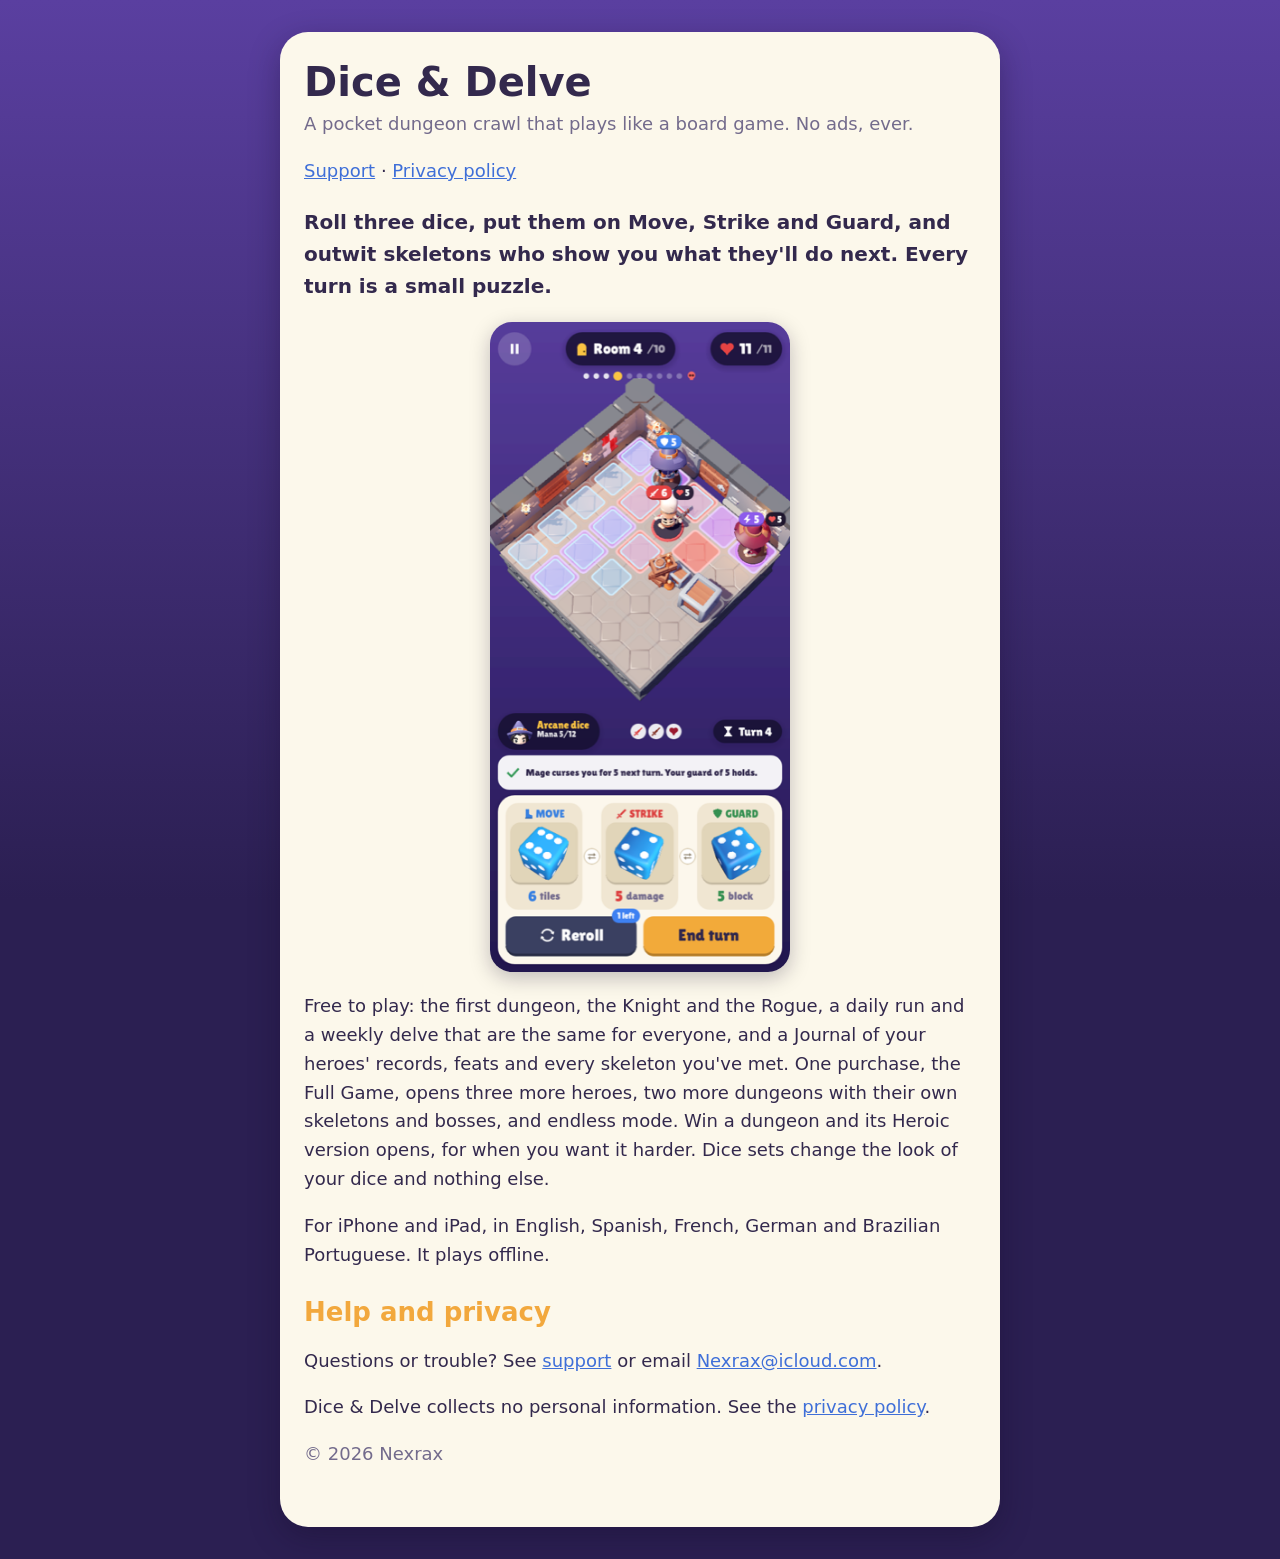
<file: index.html>
<!doctype html>
<html lang="en">
<head>
<meta charset="utf-8">
<meta name="viewport" content="width=device-width, initial-scale=1">
<title>Dice & Delve</title>
<link rel="stylesheet" href="site.css">
</head>
<body>
<main>
<h1>Dice & Delve</h1>
<p class="meta">A pocket dungeon crawl that plays like a board game. No ads, ever.</p>

<p><a href="support.html">Support</a> · <a href="privacy.html">Privacy policy</a></p>

<p class="lead">Roll three dice, put them on Move, Strike and Guard, and outwit skeletons who show you what they'll do next. Every turn is a small puzzle.</p>

<img class="shot" src="play.png" alt="A room of the dungeon: the hero, three skeletons, and three dice on Move, Strike and Guard">

<p>Free to play: the first dungeon, the Knight and the Rogue, a daily run and a weekly delve that are the same for everyone, and a Journal of your heroes' records, feats and every skeleton you've met. One purchase, the Full Game, opens three more heroes, two more dungeons with their own skeletons and bosses, and endless mode. Win a dungeon and its Heroic version opens, for when you want it harder. Dice sets change the look of your dice and nothing else.</p>

<p>For iPhone and iPad, in English, Spanish, French, German and Brazilian Portuguese. It plays offline.</p>

<h2>Help and privacy</h2>
<p>Questions or trouble? See <a href="support.html">support</a> or email <a href="mailto:Nexrax@icloud.com">Nexrax@icloud.com</a>.</p>
<p>Dice & Delve collects no personal information. See the <a href="privacy.html">privacy policy</a>.</p>

<p class="meta">© 2026 Nexrax</p>
</main>
</body>
</html>
</file>
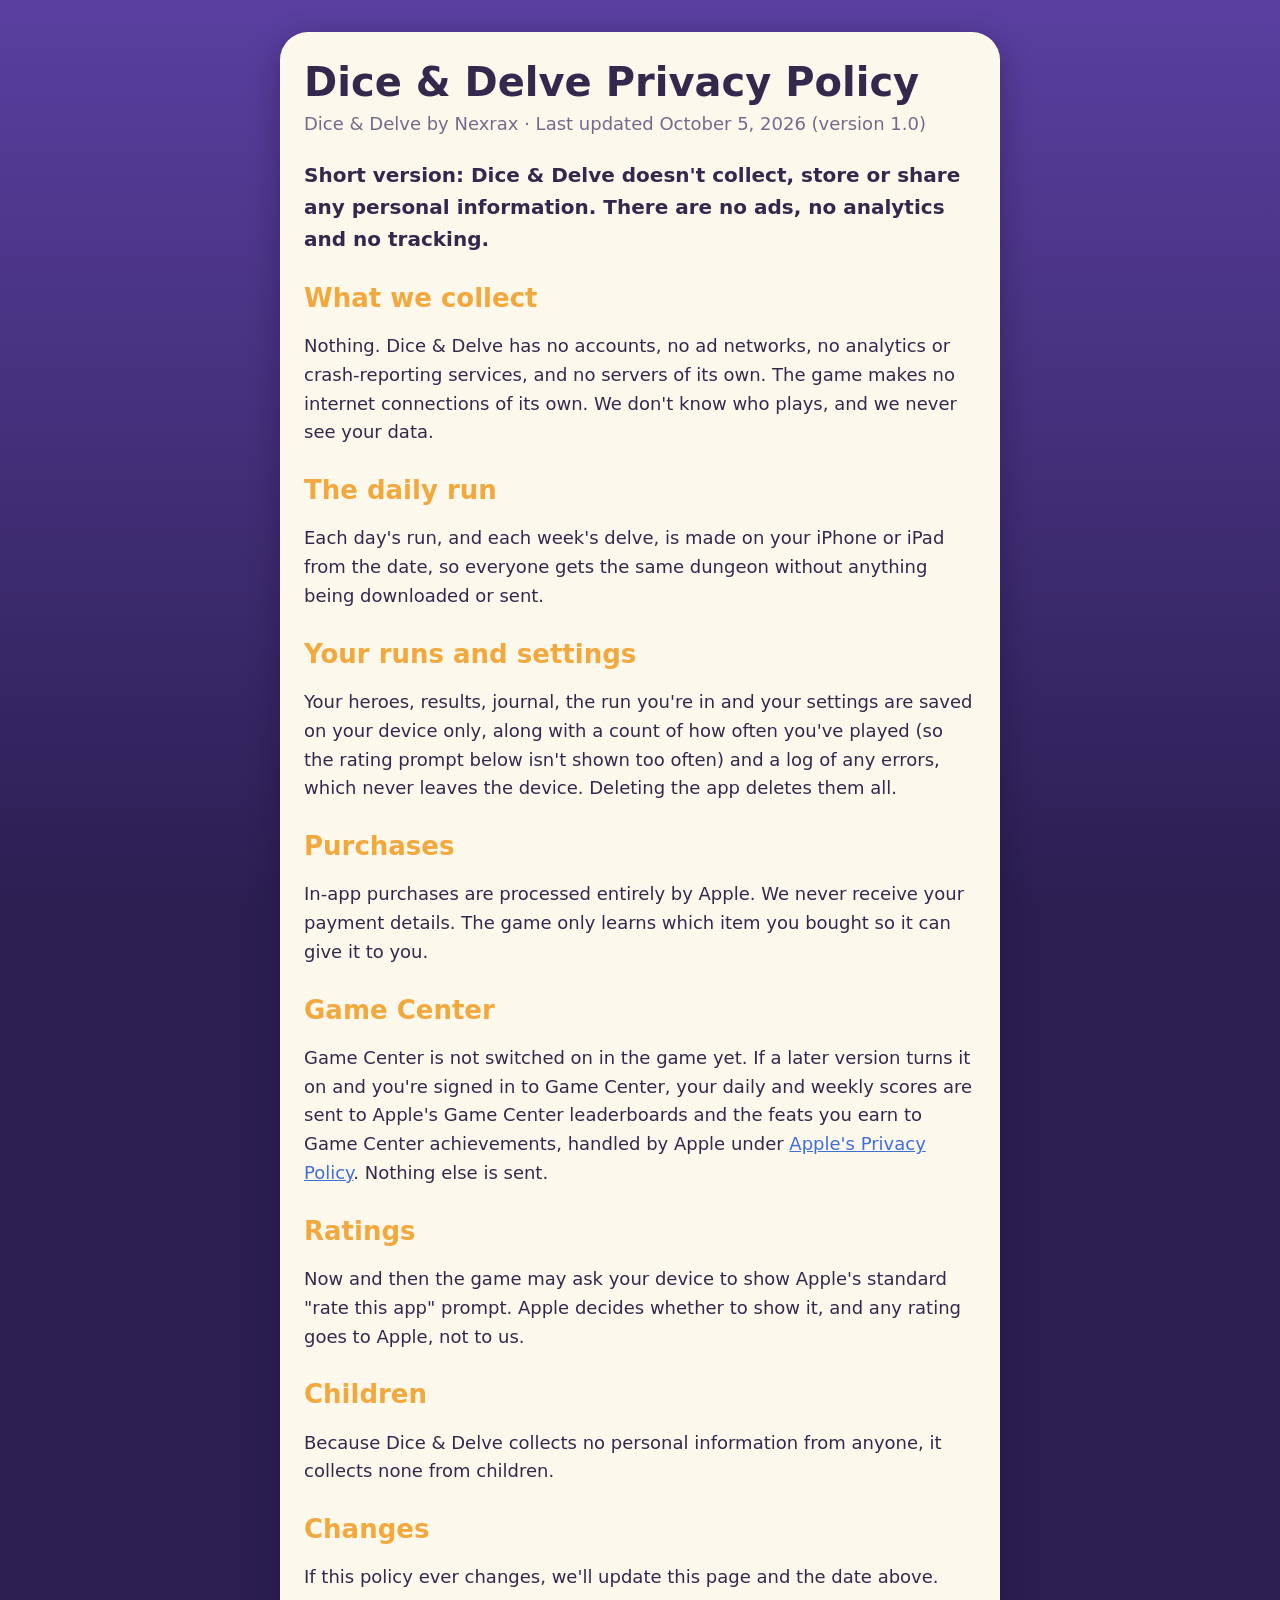
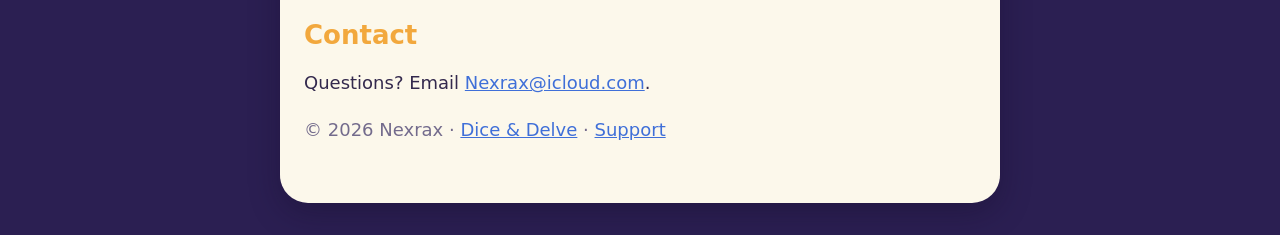
<file: privacy.html>
<!doctype html>
<html lang="en">
<head>
<meta charset="utf-8">
<meta name="viewport" content="width=device-width, initial-scale=1">
<title>Dice & Delve Privacy Policy</title>
<link rel="stylesheet" href="site.css">
</head>
<body>
<main>
<h1>Dice & Delve Privacy Policy</h1>
<p class="meta">Dice & Delve by Nexrax · Last updated October 5, 2026 (version 1.0)</p>

<p class="lead">Short version: Dice & Delve doesn't collect, store or share any personal information. There are no ads, no analytics and no tracking.</p>

<h2>What we collect</h2>
<p>Nothing. Dice & Delve has no accounts, no ad networks, no analytics or crash-reporting services, and no servers of its own. The game makes no internet connections of its own. We don't know who plays, and we never see your data.</p>

<h2>The daily run</h2>
<p>Each day's run, and each week's delve, is made on your iPhone or iPad from the date, so everyone gets the same dungeon without anything being downloaded or sent.</p>

<h2>Your runs and settings</h2>
<p>Your heroes, results, journal, the run you're in and your settings are saved on your device only, along with a count of how often you've played (so the rating prompt below isn't shown too often) and a log of any errors, which never leaves the device. Deleting the app deletes them all.</p>

<h2>Purchases</h2>
<p>In-app purchases are processed entirely by Apple. We never receive your payment details. The game only learns which item you bought so it can give it to you.</p>

<h2>Game Center</h2>
<p>Game Center is not switched on in the game yet. If a later version turns it on and you're signed in to Game Center, your daily and weekly scores are sent to Apple's Game Center leaderboards and the feats you earn to Game Center achievements, handled by Apple under <a href="https://www.apple.com/legal/privacy/">Apple's Privacy Policy</a>. Nothing else is sent.</p>

<h2>Ratings</h2>
<p>Now and then the game may ask your device to show Apple's standard "rate this app" prompt. Apple decides whether to show it, and any rating goes to Apple, not to us.</p>

<h2>Children</h2>
<p>Because Dice & Delve collects no personal information from anyone, it collects none from children.</p>

<h2>Changes</h2>
<p>If this policy ever changes, we'll update this page and the date above.</p>

<h2>Contact</h2>
<p>Questions? Email <a href="mailto:Nexrax@icloud.com">Nexrax@icloud.com</a>.</p>

<p class="meta">© 2026 Nexrax · <a href="index.html">Dice & Delve</a> · <a href="support.html">Support</a></p>
</main>
</body>
</html>
</file>
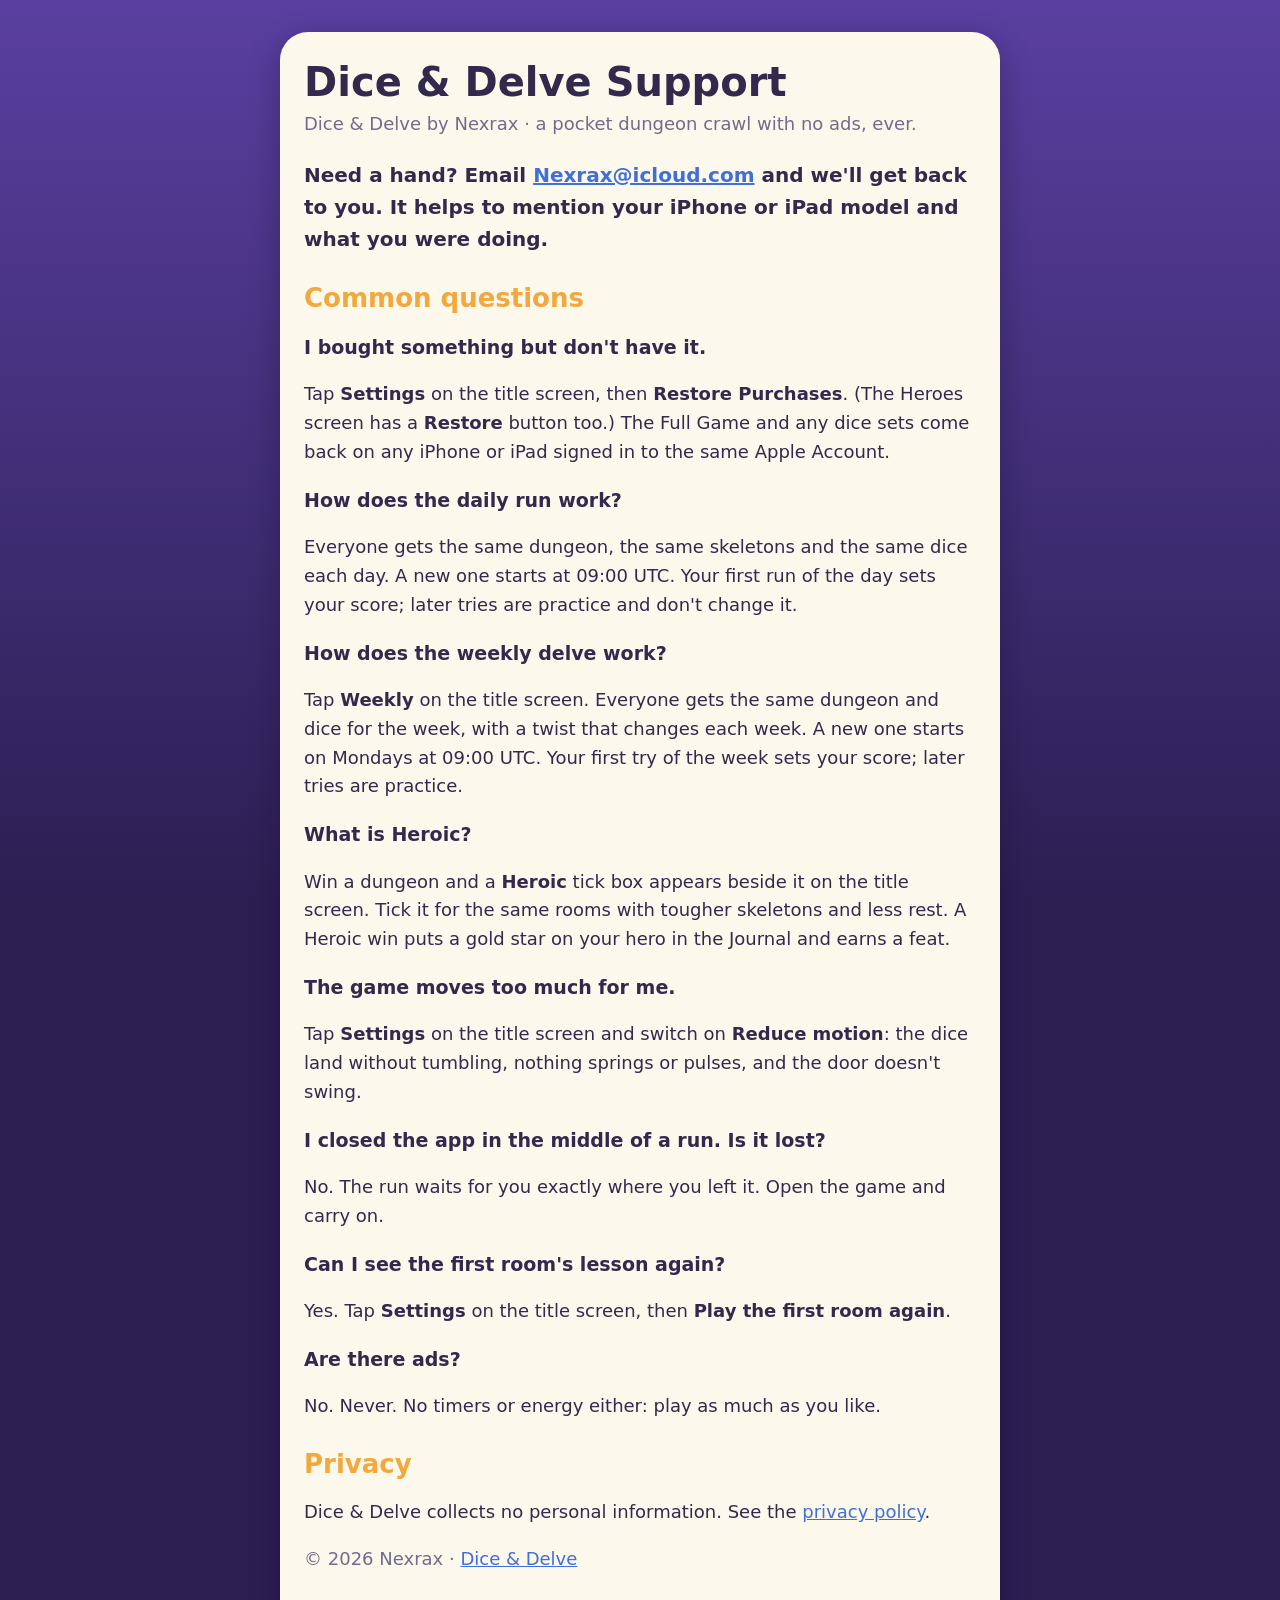
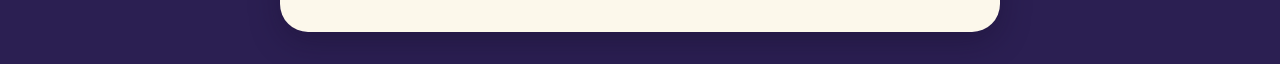
<file: support.html>
<!doctype html>
<html lang="en">
<head>
<meta charset="utf-8">
<meta name="viewport" content="width=device-width, initial-scale=1">
<title>Dice & Delve Support</title>
<link rel="stylesheet" href="site.css">
</head>
<body>
<main>
<h1>Dice & Delve Support</h1>
<p class="meta">Dice & Delve by Nexrax · a pocket dungeon crawl with no ads, ever.</p>

<p class="lead">Need a hand? Email <a href="mailto:Nexrax@icloud.com">Nexrax@icloud.com</a> and we'll get back to you. It helps to mention your iPhone or iPad model and what you were doing.</p>

<h2>Common questions</h2>

<h3>I bought something but don't have it.</h3>
<p>Tap <b>Settings</b> on the title screen, then <b>Restore Purchases</b>. (The Heroes screen has a <b>Restore</b> button too.) The Full Game and any dice sets come back on any iPhone or iPad signed in to the same Apple Account.</p>

<h3>How does the daily run work?</h3>
<p>Everyone gets the same dungeon, the same skeletons and the same dice each day. A new one starts at 09:00 UTC. Your first run of the day sets your score; later tries are practice and don't change it.</p>

<h3>How does the weekly delve work?</h3>
<p>Tap <b>Weekly</b> on the title screen. Everyone gets the same dungeon and dice for the week, with a twist that changes each week. A new one starts on Mondays at 09:00 UTC. Your first try of the week sets your score; later tries are practice.</p>

<h3>What is Heroic?</h3>
<p>Win a dungeon and a <b>Heroic</b> tick box appears beside it on the title screen. Tick it for the same rooms with tougher skeletons and less rest. A Heroic win puts a gold star on your hero in the Journal and earns a feat.</p>

<h3>The game moves too much for me.</h3>
<p>Tap <b>Settings</b> on the title screen and switch on <b>Reduce motion</b>: the dice land without tumbling, nothing springs or pulses, and the door doesn't swing.</p>

<h3>I closed the app in the middle of a run. Is it lost?</h3>
<p>No. The run waits for you exactly where you left it. Open the game and carry on.</p>

<h3>Can I see the first room's lesson again?</h3>
<p>Yes. Tap <b>Settings</b> on the title screen, then <b>Play the first room again</b>.</p>

<h3>Are there ads?</h3>
<p>No. Never. No timers or energy either: play as much as you like.</p>

<h2>Privacy</h2>
<p>Dice & Delve collects no personal information. See the <a href="privacy.html">privacy policy</a>.</p>

<p class="meta">© 2026 Nexrax · <a href="index.html">Dice & Delve</a></p>
</main>
</body>
</html>
</file>
<file: site.css>
:root { --ink: #33294D; --soft: #736B8C; --gold: #F2A83D; --paper: #FCF8EB; --night: #2B1F52; --dusk: #5A3FA0; --link: #3F6FD8; }
* { box-sizing: border-box; }
body { margin: 0; font: 400 18px/1.6 ui-rounded, 'SF Pro Rounded', system-ui, -apple-system, 'Segoe UI', sans-serif; color: var(--ink); background: linear-gradient(180deg, var(--dusk), var(--night)) fixed; background-color: var(--night); }
main { max-width: 720px; margin: 32px auto; padding: 28px 24px 40px; background: var(--paper); border-radius: 28px; box-shadow: 0 10px 30px rgba(20, 12, 40, .35); }
@media (max-width: 760px) { main { margin: 16px; } }
h1 { font: 900 40px/1.1 ui-rounded, 'SF Pro Rounded', system-ui, sans-serif; margin: 0 0 6px; }
h2 { font: 900 26px/1.2 ui-rounded, 'SF Pro Rounded', system-ui, sans-serif; color: var(--gold); margin: 28px 0 6px; }
h3 { font-weight: 900; font-size: 19px; margin: 18px 0 2px; }
.meta { color: var(--soft); margin: 0 0 18px; }
.lead { font-weight: 700; font-size: 20px; }
.shot { display: block; width: 100%; max-width: 300px; margin: 20px auto; border-radius: 22px; box-shadow: 0 6px 20px rgba(20, 12, 40, .25); }
a { color: var(--link); }
</file>
